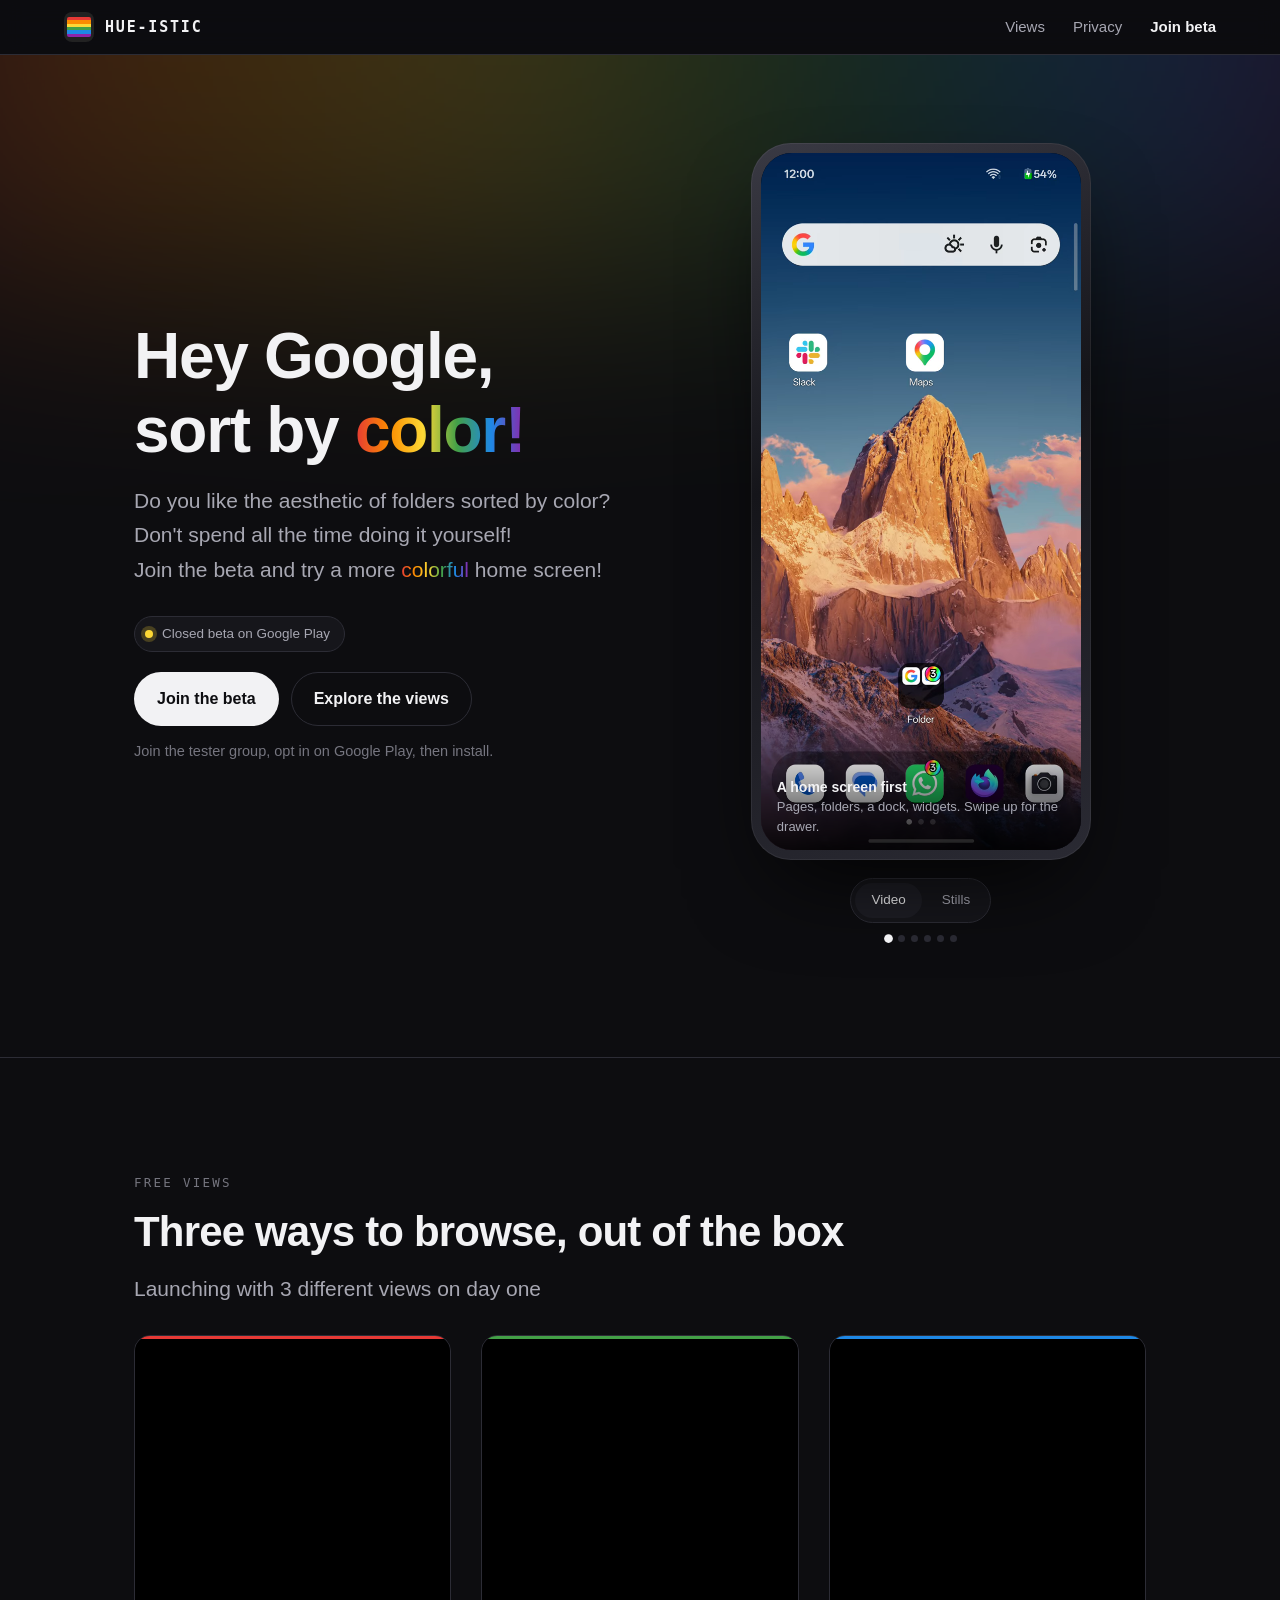
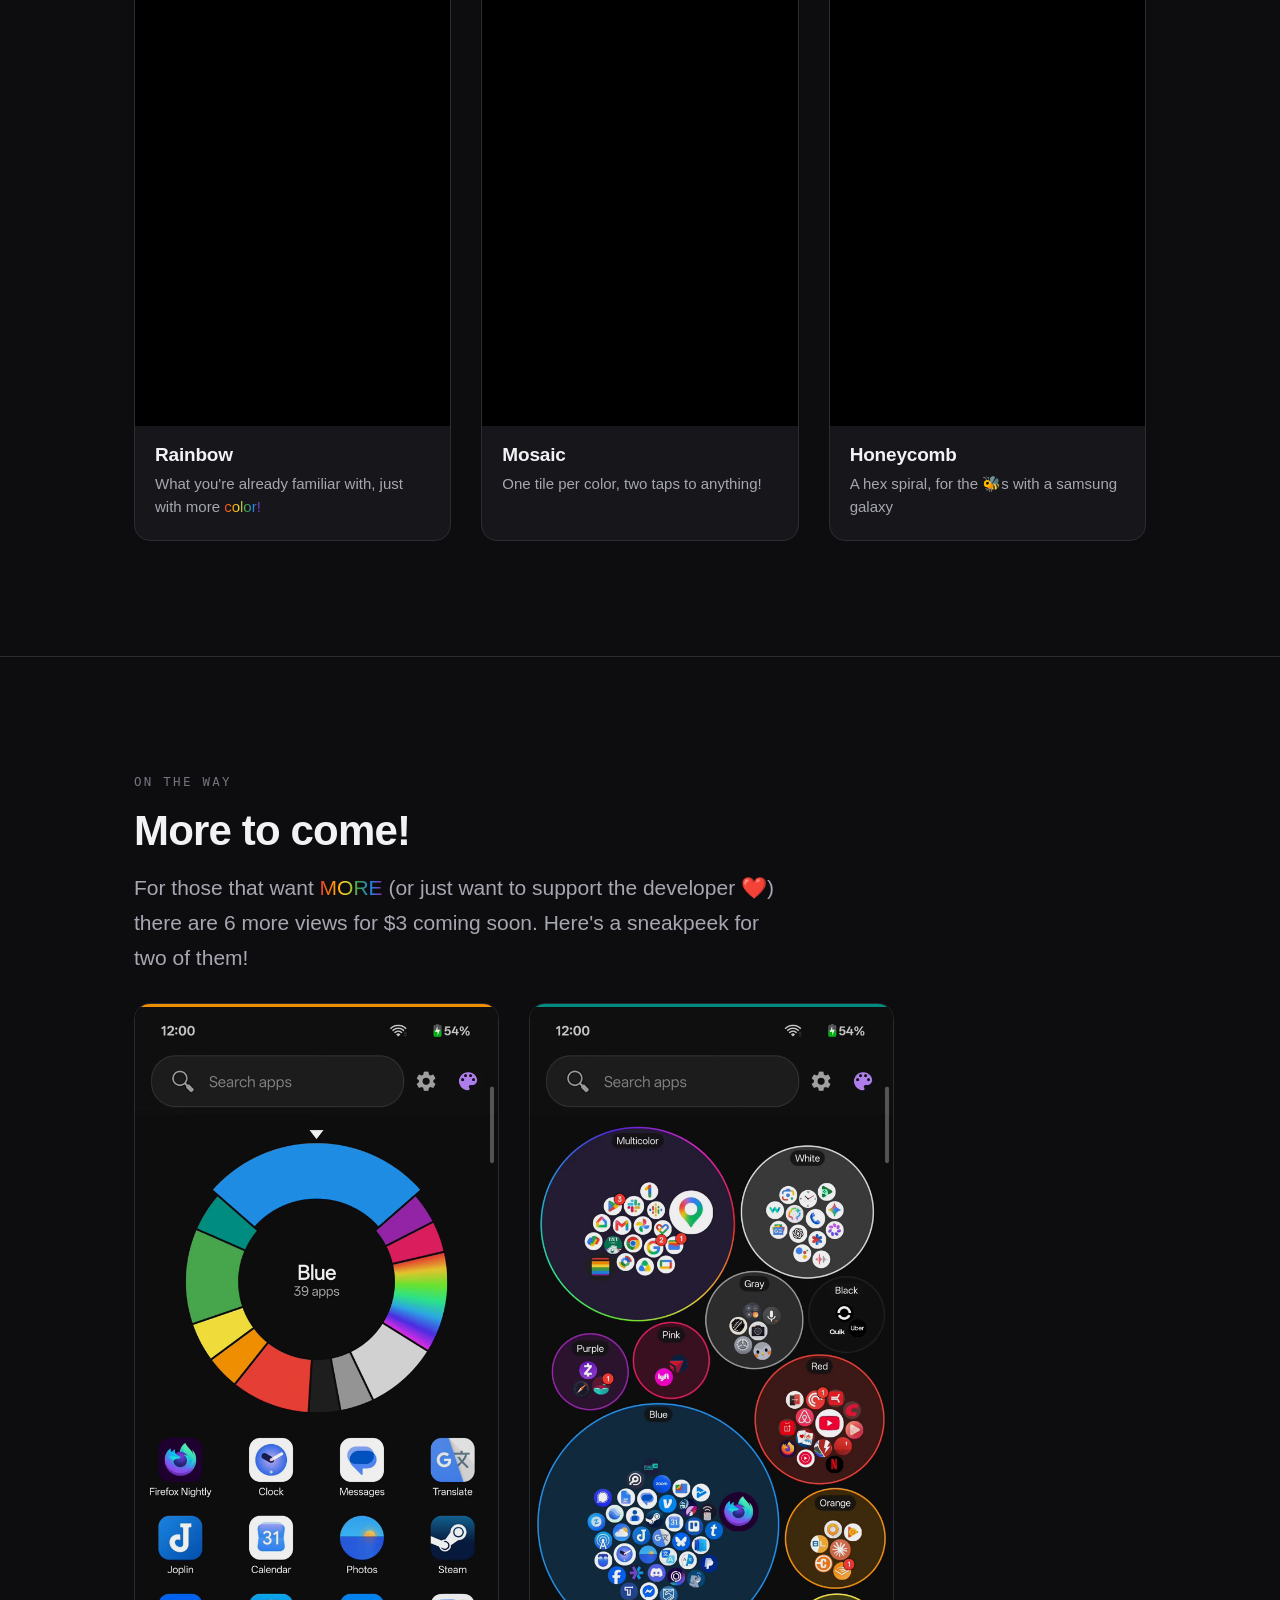
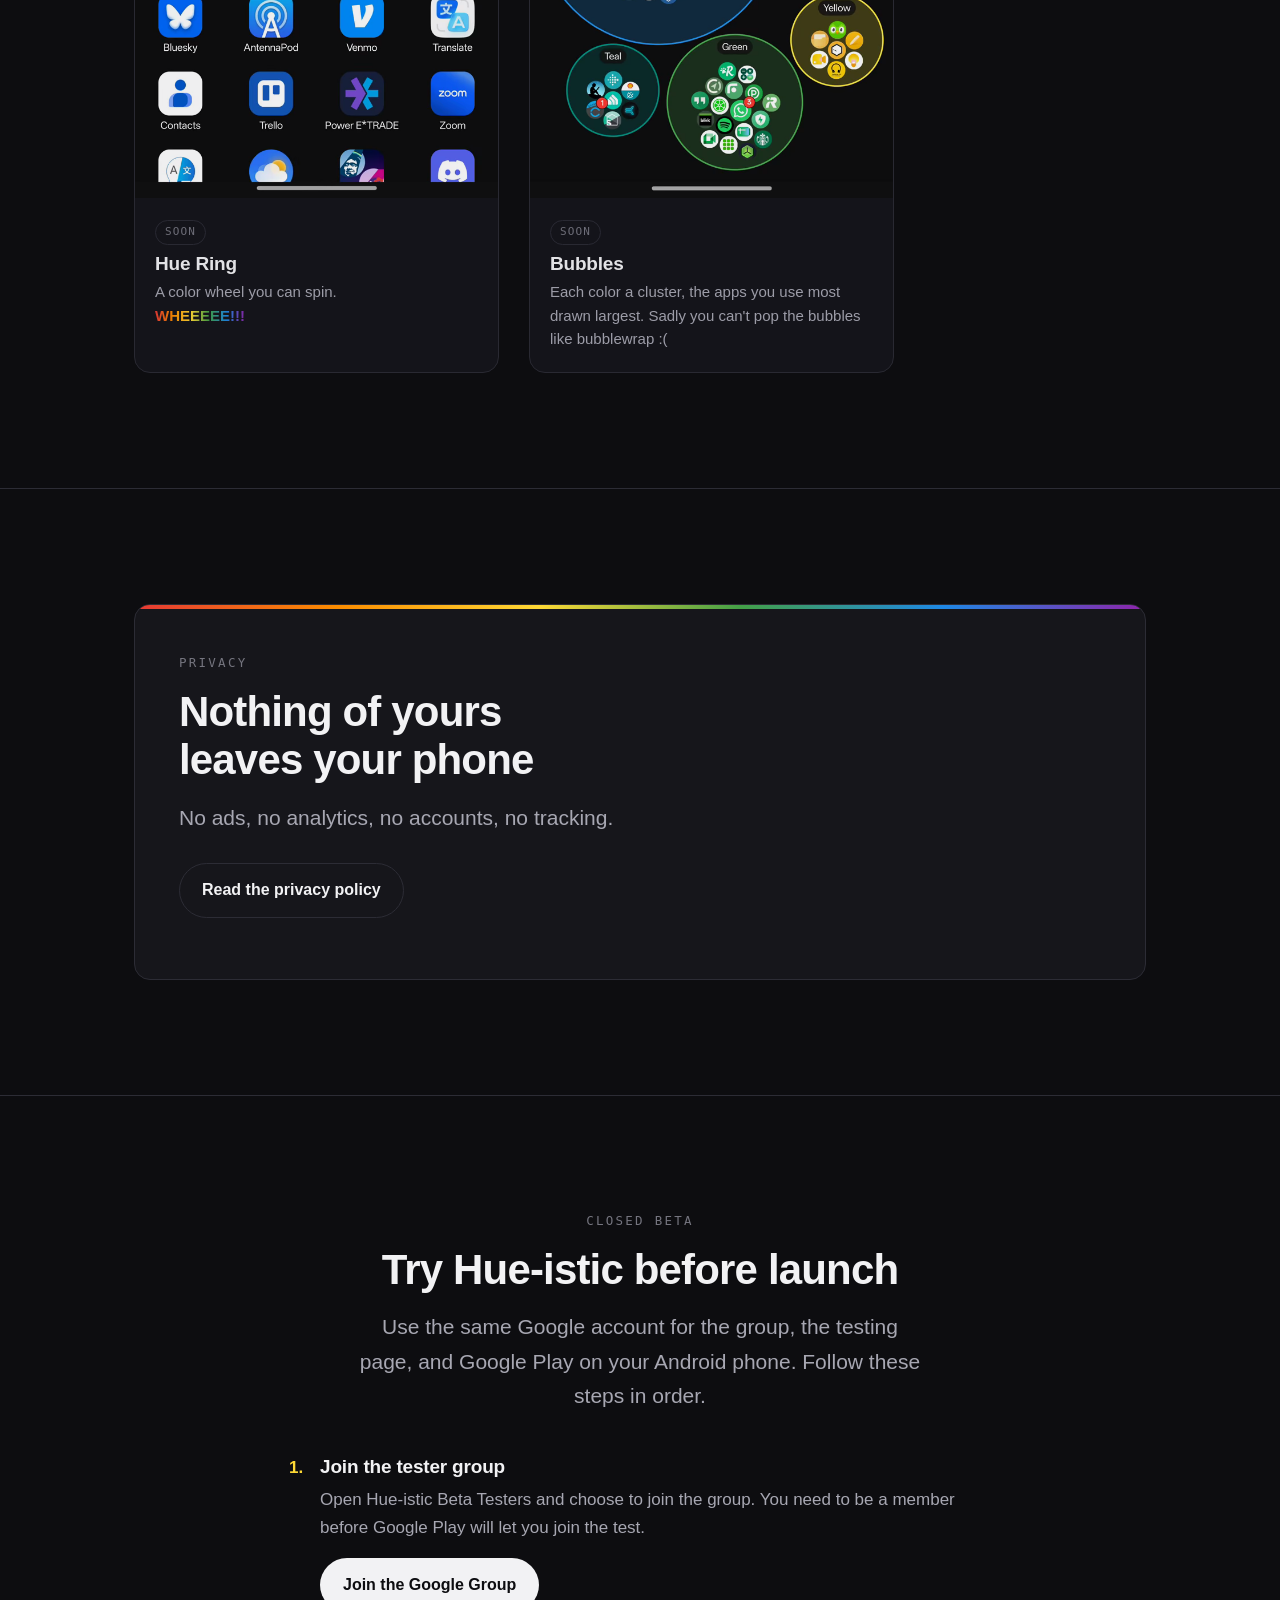
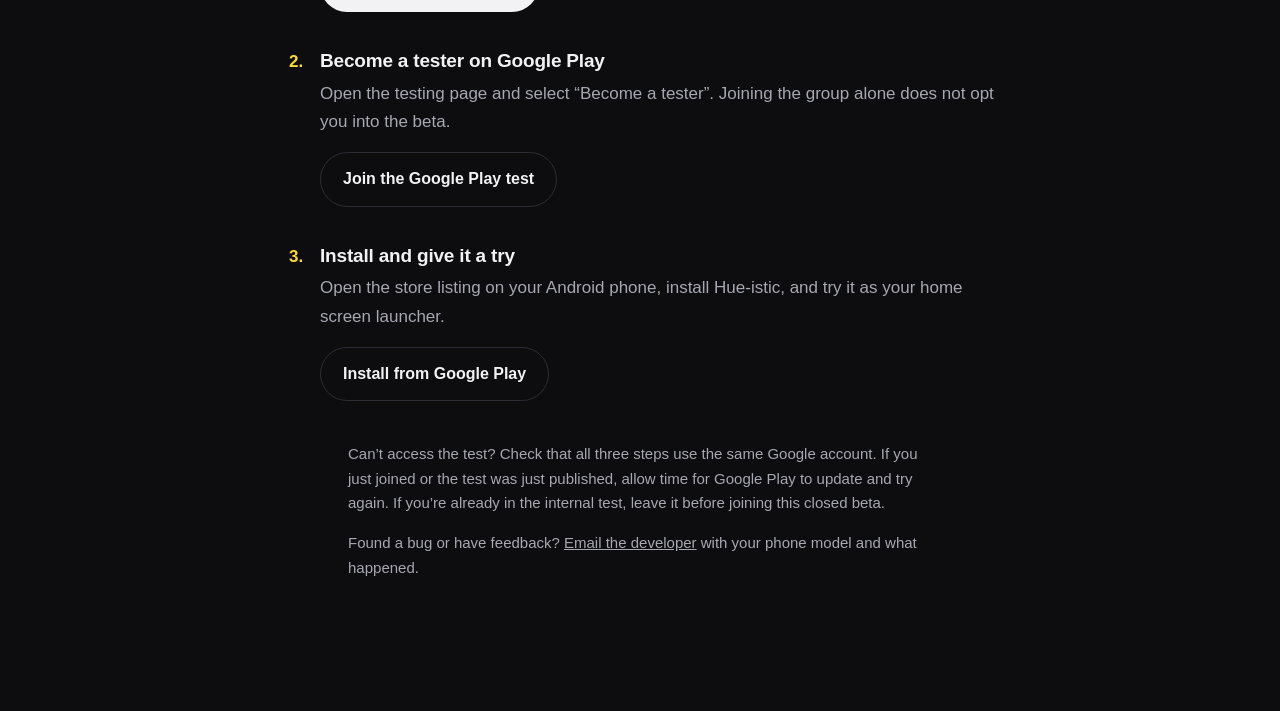
<file: index.html>
<!doctype html>
<html lang="en">
<head>
<meta charset="utf-8">
<meta name="viewport" content="width=device-width, initial-scale=1">
<title>Hue-istic &middot; a launcher that sorts your apps by color</title>
<meta name="description" content="Hue-istic is an Android home screen launcher that arranges your app drawer by icon color. Find apps the way you remember them. No ads, no analytics, no accounts — nothing of yours leaves your phone.">
<link rel="canonical" href="https://hueistic.com/">
<link rel="icon" href="assets/img/icon-32.png" sizes="32x32">
<link rel="apple-touch-icon" href="assets/img/icon-180.png">
<meta name="theme-color" content="#0d0d10">

<meta property="og:type" content="website">
<meta property="og:title" content="Hue-istic — a launcher that sorts your apps by color">
<meta property="og:description" content="An Android launcher that arranges your app drawer by icon color. Nine ways to look at the same apps.">
<meta property="og:url" content="https://hueistic.com/">
<meta property="og:image" content="https://hueistic.com/assets/img/og.png">
<meta name="twitter:card" content="summary_large_image">

<link rel="stylesheet" href="assets/css/site.css">
</head>
<body>
<a class="skip" href="#main">Skip to content</a>

<header class="bar">
  <a class="mark" href="./">
    <span class="mark-icon" aria-hidden="true"><i></i><i></i><i></i><i></i><i></i><i></i></span>
    <span class="mark-name">HUE-ISTIC</span>
  </a>
  <nav class="bar-nav" aria-label="Sections">
    <a href="#views">Views</a>
    <a href="#privacy">Privacy</a>
    <a href="#get" class="bar-cta">Join beta</a>
  </nav>
</header>

<main id="main">

<!-- ============================================================ hero -->
<section class="hero">
  <div class="wrap hero-grid">
    <div>
      <h1>Hey Google, sort by <span class="hue">color!</span></h1>
      <p class="lede">
      Do you like the aesthetic of folders sorted by color?<br>
      Don't spend all the time doing it yourself!<br>
      Join the beta and try a more <span class="hue">colorful</span> home screen!
      </p>

      <!-- ##RELEASE-STATE## Closed beta: keep the group → opt-in → install flow until public launch. -->
      <p class="status"><span class="dot" aria-hidden="true"></span> Closed beta on Google Play</p>
      <div class="cta-row">
        <a class="btn btn-primary" href="#get">Join the beta</a>
        <a class="btn btn-ghost" href="#views">Explore the views</a>
      </div>
      <p class="cta-note">Join the tester group, opt in on Google Play, then install.</p>
    </div>

    <!-- ============================================================ the reel -->
    <div>
      <div class="phone">
        <div class="phone-screen" id="reel">
          <!-- Video first in the DOM so it is the default when it exists. The stills below are
               not a fallback for a broken video — they are the second presentation of the same
               tour, and the switch under the frame chooses. reel.js hides whichever is off; with
               no JS the first still shows, captioned, and the page still makes its point. -->
          <video id="reel-video" hidden muted playsinline preload="none"
                 poster="assets/shots/home.webp" aria-label="A run through the Hue-istic drawer views"></video>

          <div id="reel-stills">
            <img class="reel-still on" data-clip="home" src="assets/shots/home.webp" srcset="assets/shots/home.webp 620w, assets/shots/home@2x.webp 1240w" sizes="340px" alt="The Hue-istic home screen: a wallpaper, one app icon, a dock and a search widget." data-cap="A home screen first" data-sub="Pages, folders, a dock, widgets. Swipe up for the drawer.">
            <img class="reel-still" data-clip="rainbow" src="assets/shots/rainbow.webp" srcset="assets/shots/rainbow.webp 620w, assets/shots/rainbow@2x.webp 1240w" sizes="340px" alt="The Rainbow view: apps in a grid under a RED section header, the background shading from red to orange." data-cap="Rainbow" data-sub="One list, scrolling red through violet." loading="lazy" decoding="async">
            <img class="reel-still" data-clip="mosaic" src="assets/shots/mosaic.webp" srcset="assets/shots/mosaic.webp 620w, assets/shots/mosaic@2x.webp 1240w" sizes="340px" alt="The Mosaic view: twelve colored tiles — red, orange, yellow, green, teal, blue, purple, pink, rainbow, white, gray, black — each packed with that color's app icons." data-cap="Mosaic" data-sub="One tile per color. Tap a tile for its apps." loading="lazy" decoding="async">
            <img class="reel-still" data-clip="honeycomb" src="assets/shots/honeycomb.webp" srcset="assets/shots/honeycomb.webp 620w, assets/shots/honeycomb@2x.webp 1240w" sizes="340px" alt="The Honeycomb view: a dense hex spiral of app icons on colored cells." data-cap="Honeycomb" data-sub="A hex spiral, the apps you use most at its center." loading="lazy" decoding="async">
            <img class="reel-still" data-clip="huering" src="assets/shots/huering.webp" srcset="assets/shots/huering.webp 620w, assets/shots/huering@2x.webp 1240w" sizes="340px" alt="The Hue Ring view: a segmented color wheel labelled Blue, 47 apps, with those apps listed beneath it." data-cap="Hue Ring" data-sub="Flick the wheel and it keeps going." loading="lazy" decoding="async">
            <img class="reel-still" data-clip="bubbles" src="assets/shots/bubbles.webp" srcset="assets/shots/bubbles.webp 620w, assets/shots/bubbles@2x.webp 1240w" sizes="340px" alt="The Bubbles view: circular clusters of app icons, one cluster per color, sized by how much each app is used." data-cap="Bubbles" data-sub="Type, and the clusters melt away around the matches." loading="lazy" decoding="async">
          </div>

          <div class="reel-caption" id="reel-caption" aria-live="polite">
            <b>A home screen first</b>
            <span>Pages, folders, a dock, widgets. Swipe up for the drawer.</span>
          </div>
        </div>
      </div>

      <div class="reel-switch" role="group" aria-label="How to show the tour" hidden id="reel-switch">
        <button type="button" data-mode="video" aria-pressed="false">Video</button>
        <button type="button" data-mode="stills" aria-pressed="true">Stills</button>
      </div>
      <div class="reel-dots" id="reel-dots" hidden></div>
    </div>
  </div>
</section>

<!-- ============================================================ the three free views -->
<section id="views">
  <div class="wrap">
    <p class="eyebrow">Free views</p>
    <h2>Three ways to browse, out of the box</h2>
    <p class="lede">Launching with 3 different views on day one</p>

    <div class="cards">
      <article class="card" style="--c: var(--s1)">
        <div class="card-shot">
          <video class="card-vid" poster="assets/shots/rainbow.webp" muted loop playsinline
                 preload="none" aria-label="The Rainbow view: apps in a grid beneath a RED section header.">
            <source src="assets/video/rainbow.webm" type="video/webm">
            <source src="assets/video/rainbow.mp4" type="video/mp4">
          </video>
        </div>
        <div class="card-body">
          <h3>Rainbow</h3>
          <p>What you're already familiar with, just with more <span class="hue">color!</span></p>
        </div>
      </article>

      <article class="card" style="--c: var(--s4)">
        <div class="card-shot">
          <video class="card-vid" poster="assets/shots/mosaic.webp" muted loop playsinline
                 preload="none" aria-label="The Mosaic view: twelve colored tiles, each packed with that color's app icons.">
            <source src="assets/video/mosaic.webm" type="video/webm">
            <source src="assets/video/mosaic.mp4" type="video/mp4">
          </video>
        </div>
        <div class="card-body">
          <h3>Mosaic</h3>
          <p>One tile per color, two taps to anything!</p>
        </div>
      </article>

      <article class="card" style="--c: var(--s5)">
        <div class="card-shot">
          <video class="card-vid" poster="assets/shots/honeycomb.webp" muted loop playsinline
                 preload="none" aria-label="The Honeycomb view: a dense hex spiral of app icons on colored cells.">
            <source src="assets/video/honeycomb.webm" type="video/webm">
            <source src="assets/video/honeycomb.mp4" type="video/mp4">
          </video>
        </div>
        <div class="card-body">
          <h3>Honeycomb</h3>
          <p>A hex spiral, for the 🐝s with a samsung galaxy</p>
        </div>
      </article>
    </div>
  </div>
</section>

<!-- ============================================================ the paid tier, honestly framed -->
<!-- Two of the six get cards and screenshots; the other four are named in a line and nothing
     more. They are the strongest of the set and a grid of six competing thumbnails sold none of
     them. The count stays honest in the copy: the tier really does contain six views and two
     badge extras, the in-app unlock page renders all of them, and a site implying two would
     surprise the person who buys it. -->
<section id="more">
  <div class="wrap">
    <p class="eyebrow">On the way</p>
    <h2>More to come!</h2>
    <p class="lede">
    For those that want <span class="hue">MORE</span> (or just want to support the developer ❤️) there are 6 more views for $3 coming soon. Here's a sneakpeek for two of them!</p>

    <div class="cards cards-2">
      <article class="card is-soon" style="--c: var(--orange)">
        <div class="card-shot">
          <video class="card-vid" poster="assets/shots/huering.webp" muted loop playsinline
                 preload="none" aria-label="The Hue Ring view: a segmented color wheel labelled Blue, 39 apps, with those apps listed beneath it.">
            <source src="assets/video/huering.webm" type="video/webm">
            <source src="assets/video/huering.mp4" type="video/mp4">
          </video>
        </div>
        <div class="card-body"><span class="tag">Soon</span><h3>Hue Ring</h3>
          <p>A color wheel you can spin. <br><span class="hue"><b>WHEEEEE!!!</b></span></p></div>
      </article>

      <article class="card is-soon" style="--c: var(--teal)">
        <div class="card-shot">
          <video class="card-vid" poster="assets/shots/bubbles.webp" muted loop playsinline
                 preload="none" aria-label="The Bubbles view: circular clusters of app icons, one cluster per color, each app sized by how much it is used.">
            <source src="assets/video/bubbles.webm" type="video/webm">
            <source src="assets/video/bubbles.mp4" type="video/mp4">
          </video>
        </div>
        <div class="card-body"><span class="tag">Soon</span><h3>Bubbles</h3>
          <p>Each color a cluster, the apps you use most drawn largest. Sadly you can't pop the bubbles like bubblewrap :(</p></div>
      </article>
    </div>
    <!-- TODO add the prism badges & shimmer sweep when it can be bought -->
  </div>
</section>

<!-- ============================================================ privacy -->
<section id="privacy">
  <div class="wrap">
    <div class="privacy-panel">
      <div class="stripe" aria-hidden="true"></div>
      <div class="privacy-inner">
        <p class="eyebrow">Privacy</p>
        <h2>Nothing of yours leaves your phone</h2>
        <p class="lede">
          No ads, no analytics, no accounts, no tracking.        </p>
        <p><a class="btn btn-ghost" href="privacy">Read the privacy policy</a></p>
      </div>
    </div>
  </div>
</section>

<!-- ============================================================ closed testing -->
<section class="close-cta" id="get" aria-labelledby="beta-title">
  <div class="wrap">
    <p class="eyebrow">Closed beta</p>
    <h2 id="beta-title">Try Hue-istic before launch</h2>
    <p class="lede">Use the same Google account for the group, the testing page, and Google Play on your Android phone. Follow these steps in order.</p>
    <!-- ##RELEASE-STATE## Replace the beta steps with the store link when public launch is ready. -->
    <ol class="beta-steps">
      <li>
        <h3>Join the tester group</h3>
        <p>Open Hue-istic Beta Testers and choose to join the group. You need to be a member before Google Play will let you join the test.</p>
        <a class="btn btn-primary" href="https://groups.google.com/g/hueistic-beta-testers">Join the Google Group</a>
      </li>
      <li>
        <h3>Become a tester on Google Play</h3>
        <p>Open the testing page and select &ldquo;Become a tester&rdquo;. Joining the group alone does not opt you into the beta.</p>
        <a class="btn btn-ghost" href="https://play.google.com/apps/testing/com.hueistic.launcher">Join the Google Play test</a>
      </li>
      <li>
        <h3>Install and give it a try</h3>
        <p>Open the store listing on your Android phone, install Hue-istic, and try it as your home screen launcher.</p>
        <a class="btn btn-ghost" href="https://play.google.com/store/apps/details?id=com.hueistic.launcher">Install from Google Play</a>
      </li>
    </ol>
    <p class="beta-help">Can&rsquo;t access the test? Check that all three steps use the same Google account. If you just joined or the test was just published, allow time for Google Play to update and try again. If you&rsquo;re already in the internal test, leave it before joining this closed beta.</p>
    <p class="beta-help">Found a bug or have feedback? <a href="mailto:placeybordeaux@gmail.com?subject=Hue-istic%20beta%20feedback">Email the developer</a> with your phone model and what happened.</p>
  </div>
</section>

</main>

<script src="assets/js/reel.js" defer></script>
</body>
</html>
</file>
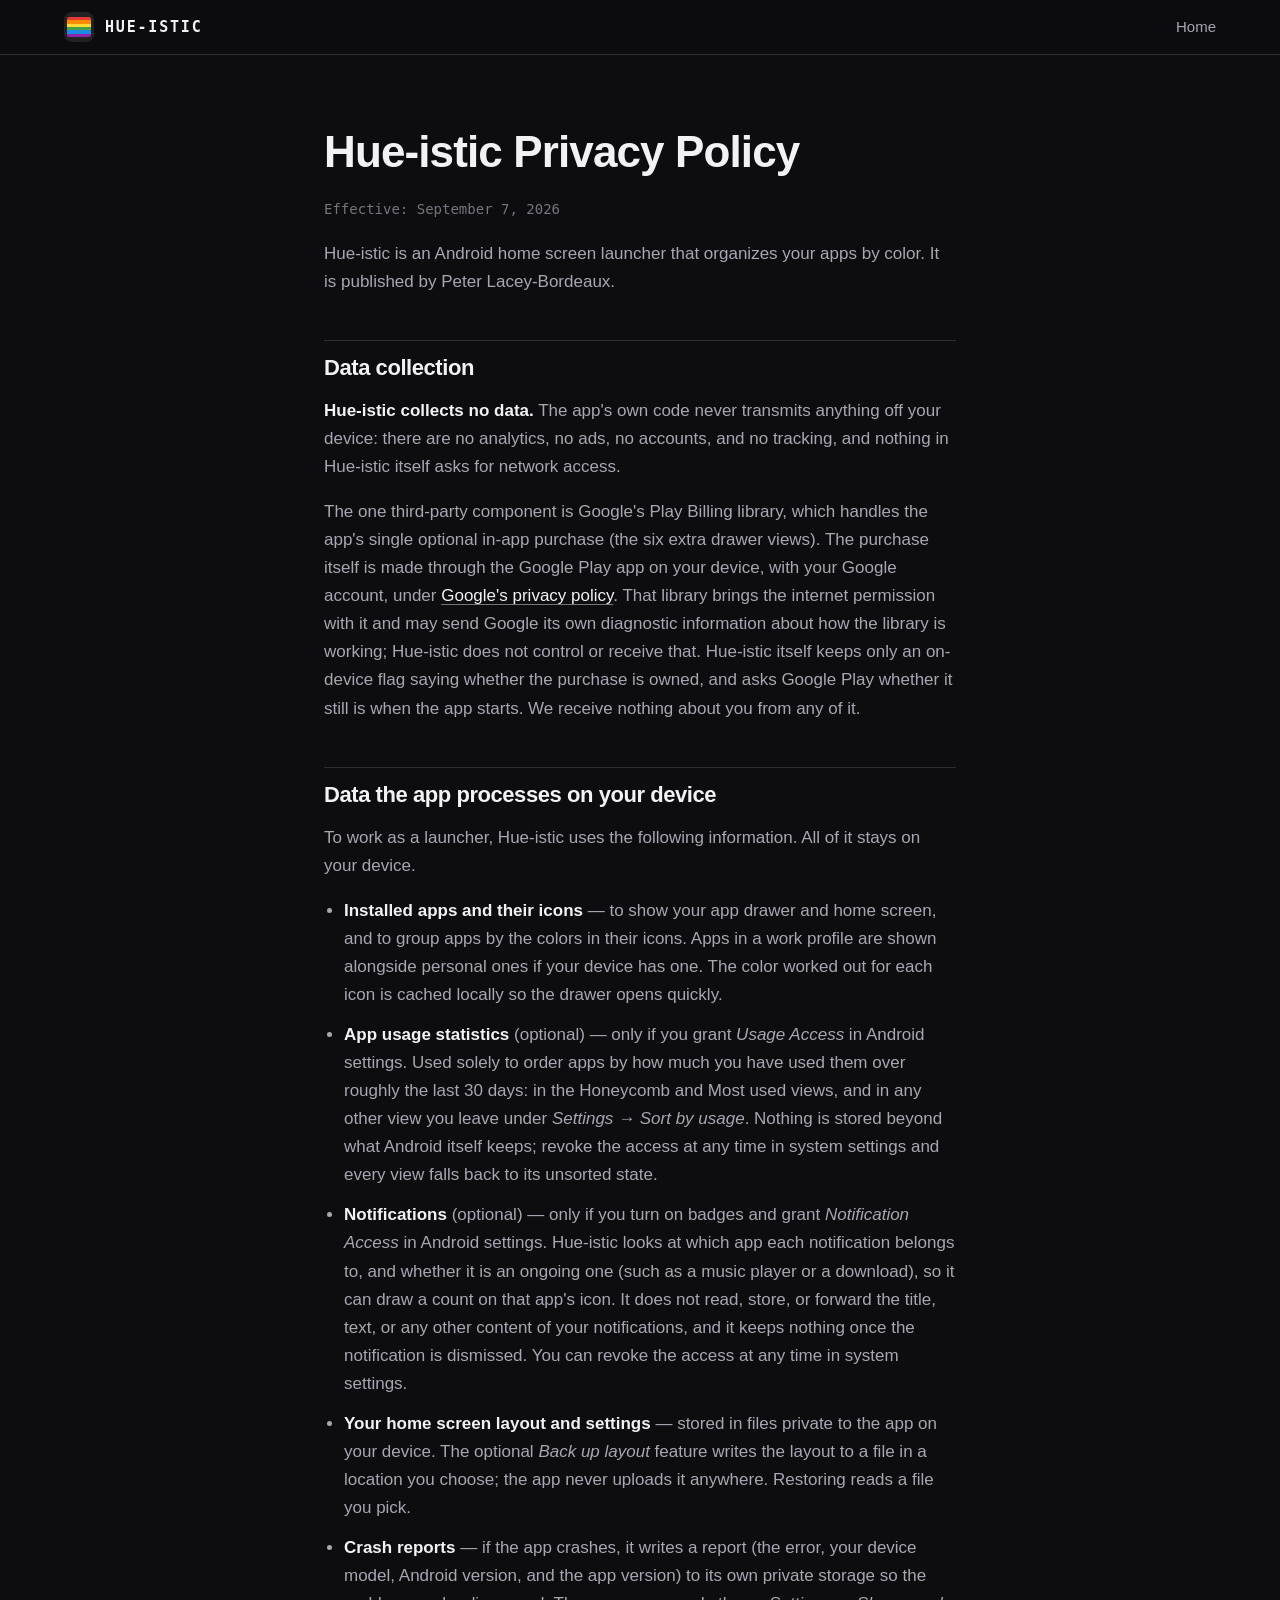
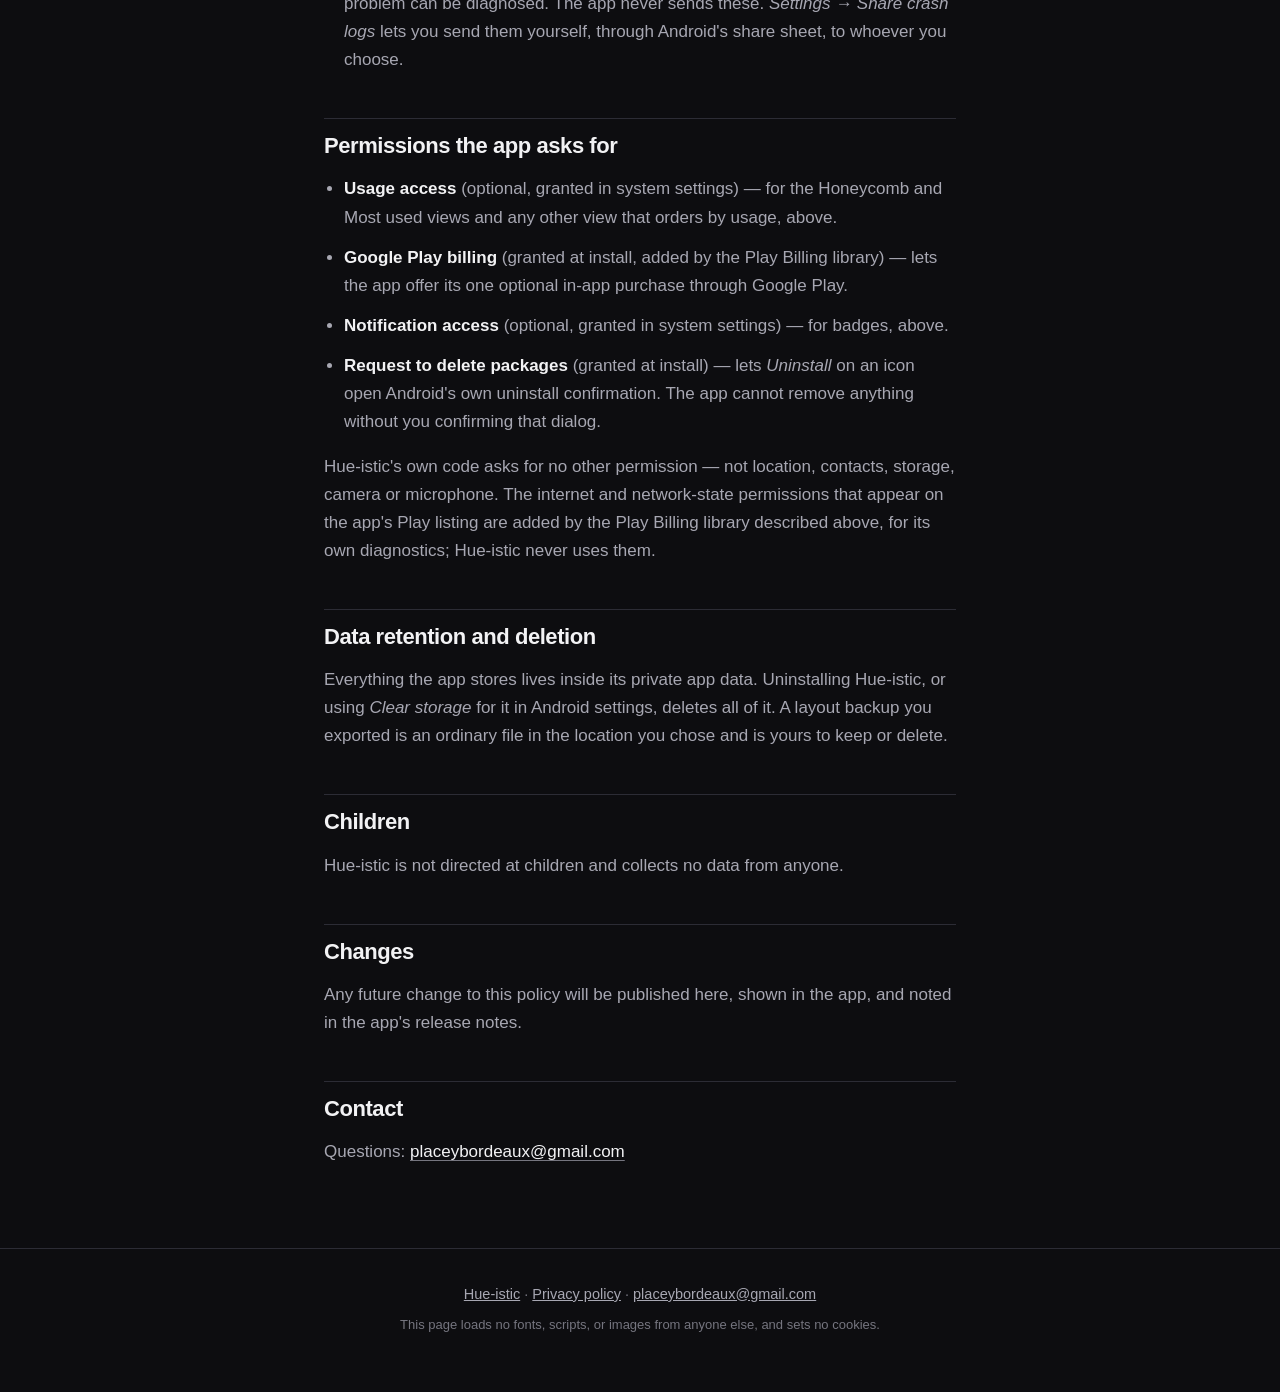
<file: privacy.html>
<!doctype html>
<html lang="en">
<head>
<meta charset="utf-8">
<meta name="viewport" content="width=device-width, initial-scale=1">
<title>Privacy Policy · Hue-istic</title>
<meta name="description" content="Hue-istic collects no data. The full privacy policy for the Hue-istic Android launcher.">
<link rel="icon" href="assets/img/icon-32.png" sizes="32x32">
<link rel="apple-touch-icon" href="assets/img/icon-180.png">
<link rel="stylesheet" href="assets/css/site.css">
</head>
<body class="page-doc">
<a class="skip" href="#doc">Skip to the policy</a>
<header class="bar">
  <a class="mark" href="./">
    <span class="mark-icon" aria-hidden="true"><i></i><i></i><i></i><i></i><i></i><i></i></span>
    <span class="mark-name">HUE-ISTIC</span>
  </a>
  <nav class="bar-nav"><a href="./">Home</a></nav>
</header>

<main id="doc" class="doc">
<h1>Hue-istic Privacy Policy</h1>
<p><em>Effective: September 7, 2026</em></p>
<p>Hue-istic is an Android home screen launcher that organizes your apps by color. It is published by Peter Lacey-Bordeaux.</p>
<h2 id="data-collection">Data collection</h2>
<p><strong>Hue-istic collects no data.</strong> The app's own code never transmits anything off your device: there are no analytics, no ads, no accounts, and no tracking, and nothing in Hue-istic itself asks for network access.</p>
<p>The one third-party component is Google's Play Billing library, which handles the app's single optional in-app purchase (the six extra drawer views). The purchase itself is made through the Google Play app on your device, with your Google account, under <a href="https://policies.google.com/privacy" rel="noopener">Google's privacy policy</a>. That library brings the internet permission with it and may send Google its own diagnostic information about how the library is working; Hue-istic does not control or receive that. Hue-istic itself keeps only an on-device flag saying whether the purchase is owned, and asks Google Play whether it still is when the app starts. We receive nothing about you from any of it.</p>
<h2 id="data-the-app-processes-on-your-device">Data the app processes on your device</h2>
<p>To work as a launcher, Hue-istic uses the following information. All of it stays on your device.</p>
<ul><li><strong>Installed apps and their icons</strong> — to show your app drawer and home screen, and to group apps by the colors in their icons. Apps in a work profile are shown alongside personal ones if your device has one. The color worked out for each icon is cached locally so the drawer opens quickly.</li><li><strong>App usage statistics</strong> (optional) — only if you grant <em>Usage Access</em> in Android settings. Used solely to order apps by how much you have used them over roughly the last 30 days: in the Honeycomb and Most used views, and in any other view you leave under <em>Settings → Sort by usage</em>. Nothing is stored beyond what Android itself keeps; revoke the access at any time in system settings and every view falls back to its unsorted state.</li><li><strong>Notifications</strong> (optional) — only if you turn on badges and grant <em>Notification Access</em> in Android settings. Hue-istic looks at which app each notification belongs to, and whether it is an ongoing one (such as a music player or a download), so it can draw a count on that app's icon. It does not read, store, or forward the title, text, or any other content of your notifications, and it keeps nothing once the notification is dismissed. You can revoke the access at any time in system settings.</li><li><strong>Your home screen layout and settings</strong> — stored in files private to the app on your device. The optional <em>Back up layout</em> feature writes the layout to a file in a location you choose; the app never uploads it anywhere. Restoring reads a file you pick.</li><li><strong>Crash reports</strong> — if the app crashes, it writes a report (the error, your device model, Android version, and the app version) to its own private storage so the problem can be diagnosed. The app never sends these. <em>Settings → Share crash logs</em> lets you send them yourself, through Android's share sheet, to whoever you choose.</li></ul>
<h2 id="permissions-the-app-asks-for">Permissions the app asks for</h2>
<ul><li><strong>Usage access</strong> (optional, granted in system settings) — for the Honeycomb and Most used views and any other view that orders by usage, above.</li><li><strong>Google Play billing</strong> (granted at install, added by the Play Billing library) — lets the app offer its one optional in-app purchase through Google Play.</li><li><strong>Notification access</strong> (optional, granted in system settings) — for badges, above.</li><li><strong>Request to delete packages</strong> (granted at install) — lets <em>Uninstall</em> on an icon open Android's own uninstall confirmation. The app cannot remove anything without you confirming that dialog.</li></ul>
<p>Hue-istic's own code asks for no other permission — not location, contacts, storage, camera or microphone. The internet and network-state permissions that appear on the app's Play listing are added by the Play Billing library described above, for its own diagnostics; Hue-istic never uses them.</p>
<h2 id="data-retention-and-deletion">Data retention and deletion</h2>
<p>Everything the app stores lives inside its private app data. Uninstalling Hue-istic, or using <em>Clear storage</em> for it in Android settings, deletes all of it. A layout backup you exported is an ordinary file in the location you chose and is yours to keep or delete.</p>
<h2 id="children">Children</h2>
<p>Hue-istic is not directed at children and collects no data from anyone.</p>
<h2 id="changes">Changes</h2>
<p>Any future change to this policy will be published here, shown in the app, and noted in the app's release notes.</p>
<h2 id="contact">Contact</h2>
<p>Questions: <a href="mailto:placeybordeaux@gmail.com">placeybordeaux@gmail.com</a></p>
</main>

<footer class="foot">
  <p><a href="./">Hue-istic</a> &middot; <a href="privacy">Privacy policy</a> &middot;
     <a href="mailto:placeybordeaux@gmail.com">placeybordeaux@gmail.com</a></p>
  <p class="foot-fine">This page loads no fonts, scripts, or images from anyone else, and sets no cookies.</p>
</footer>
</body>
</html>
</file>
<file: assets/css/site.css>
/* Hue-istic — hueistic-site
 *
 * Self-contained on purpose. The app's pitch is that nothing of yours leaves your phone; a
 * marketing page for it that pulls a webfont from Google and a script from a CDN would be
 * making the opposite argument in the one place a sceptical reader looks first. So: system
 * fonts, no CDN, no analytics, no cookies. Every color below comes from the app itself —
 * ColorUtils.colorGroupAccent for the lanes, ic_launcher_foreground.xml for the stripes.
 */

:root {
  /* The lanes, from ColorUtils.colorGroupAccent. */
  --red: #f44336;
  --orange: #ff9800;
  --yellow: #ffeb3b;
  --green: #4caf50;
  --teal: #009688;
  --blue: #2196f3;
  --purple: #9c27b0;
  --pink: #e91e63;

  /* The icon's six stripes, which are a shade deeper than the lanes. */
  --s1: #e53935;
  --s2: #fb8c00;
  --s3: #fdd835;
  --s4: #43a047;
  --s5: #1e88e5;
  --s6: #8e24aa;

  --ink: #0d0d10;
  --ink-2: #16161b;
  --ink-3: #1e1e25;
  --line: #2c2c35;
  --text: #f2f2f4;
  --dim: #a7a7b2;
  --dimmer: #75757f;

  --rainbow: linear-gradient(90deg, var(--s1), var(--s2), var(--s3), var(--s4), var(--s5), var(--s6));
  --mono: ui-monospace, "SF Mono", "Cascadia Mono", "DejaVu Sans Mono", Menlo, Consolas, monospace;
  --sans: -apple-system, BlinkMacSystemFont, "Segoe UI", Roboto, "Helvetica Neue", Arial, sans-serif;

  --pad: clamp(20px, 5vw, 64px);
  --radius: 16px;
}

*, *::before, *::after { box-sizing: border-box; }

/* .reel-switch and .reel-dots are display:flex AND start with the `hidden` attribute, which JS
   removes only once it knows there is something to show. A class rule beats the UA sheet's
   [hidden]{display:none}, so without this both flashed on screen before the script ran — and
   the Video button stayed visible on a site with no recording. */
[hidden] { display: none !important; }

html { scroll-behavior: smooth; }
@media (prefers-reduced-motion: reduce) { html { scroll-behavior: auto; } }

body {
  margin: 0;
  background: var(--ink);
  color: var(--text);
  font-family: var(--sans);
  font-size: 17px;
  line-height: 1.65;
  -webkit-font-smoothing: antialiased;
}

a { color: inherit; }
img { max-width: 100%; display: block; }

.skip {
  position: absolute; left: -9999px; top: 0; z-index: 99;
  background: var(--text); color: var(--ink); padding: 10px 16px; border-radius: 0 0 8px 0;
}
.skip:focus { left: 0; }

:focus-visible { outline: 2px solid var(--s5); outline-offset: 3px; border-radius: 4px; }

/* ---------------------------------------------------------------- wordmark + top bar */

.bar {
  position: sticky; top: 0; z-index: 20;
  display: flex; align-items: center; justify-content: space-between; gap: 16px;
  padding: 12px var(--pad);
  background: color-mix(in srgb, var(--ink) 82%, transparent);
  backdrop-filter: saturate(140%) blur(12px);
  border-bottom: 1px solid var(--line);
}

.mark { display: inline-flex; align-items: center; gap: 11px; text-decoration: none; }

/* The app icon, rebuilt in six divs rather than shipped as an image: it is six stripes on a
   rounded dark square, it stays crisp at any size, and the bar costs no request. */
.mark-icon {
  width: 30px; height: 30px; border-radius: 8px; background: #222;
  padding: 5px 3px; display: grid; gap: 0; overflow: hidden; flex: none;
}
.mark-icon i { display: block; }
.mark-icon i:nth-child(1) { background: var(--s1); border-radius: 2px 2px 0 0; }
.mark-icon i:nth-child(2) { background: var(--s2); }
.mark-icon i:nth-child(3) { background: var(--s3); }
.mark-icon i:nth-child(4) { background: var(--s4); }
.mark-icon i:nth-child(5) { background: var(--s5); }
.mark-icon i:nth-child(6) { background: var(--s6); border-radius: 0 0 2px 2px; }

.mark-name { font-family: var(--mono); font-weight: 600; letter-spacing: 0.12em; font-size: 15px; }

.bar-nav { display: flex; gap: clamp(12px, 2.5vw, 28px); font-size: 15px; }
.bar-nav a { color: var(--dim); text-decoration: none; }
.bar-nav a:hover { color: var(--text); }
.bar-nav .bar-cta { color: var(--text); font-weight: 600; }
@media (max-width: 560px) { .bar-nav .hide-s { display: none; } }

/* ---------------------------------------------------------------- layout */

.wrap { max-width: 1140px; margin: 0 auto; padding-inline: var(--pad); }

section { padding-block: clamp(56px, 9vw, 116px); }
section + section { border-top: 1px solid var(--line); }

.eyebrow {
  font-family: var(--mono); font-size: 12.5px; letter-spacing: 0.18em; text-transform: uppercase;
  color: var(--dimmer); margin: 0 0 14px;
}

h1, h2, h3 { line-height: 1.15; letter-spacing: -0.02em; margin: 0 0 16px; }
h1 { font-size: clamp(34px, 6.2vw, 64px); font-weight: 800; text-wrap: balance; }
h2 { font-size: clamp(26px, 3.8vw, 42px); font-weight: 750; text-wrap: balance; }
h3 { font-size: 19px; font-weight: 650; letter-spacing: -0.01em; }

.lede { font-size: clamp(17px, 2vw, 21px); color: var(--dim); max-width: 56ch; margin: 0 0 28px; }

/* ---------------------------------------------------------------- hero */

.hero { padding-top: clamp(40px, 7vw, 88px); position: relative; overflow: hidden; }
/* A wash of the six stripes behind the headline, heavily blurred — the page's one piece of
   ornament, and it is the product's own palette rather than a stock gradient. */
.hero::before {
  content: ""; position: absolute; inset: -40% -10% auto; height: 620px; z-index: 0;
  background: var(--rainbow); filter: blur(120px); opacity: 0.20; pointer-events: none;
}
.hero .wrap { position: relative; z-index: 1; }

.hero-grid {
  display: grid; gap: clamp(32px, 5vw, 64px); align-items: center;
  grid-template-columns: minmax(0, 1.05fr) minmax(0, 0.95fr);
}
@media (max-width: 880px) { .hero-grid { grid-template-columns: 1fr; } }

.hue {
  background: var(--rainbow); -webkit-background-clip: text; background-clip: text; color: transparent;
}

.cta-row { display: flex; flex-wrap: wrap; gap: 12px; align-items: center; }

.btn {
  display: inline-flex; align-items: center; gap: 9px;
  padding: 13px 22px; border-radius: 999px; border: 1px solid transparent;
  font: inherit; font-weight: 650; font-size: 16px; text-decoration: none; cursor: pointer;
  transition: transform 0.12s ease, background 0.15s ease, border-color 0.15s ease;
}
.btn:active { transform: translateY(1px); }
.btn-primary { background: var(--text); color: var(--ink); }
.btn-primary:hover { background: #fff; }
.btn-ghost { border-color: var(--line); color: var(--text); background: transparent; }
.btn-ghost:hover { border-color: var(--dimmer); background: var(--ink-2); }

.cta-note { font-size: 14.5px; color: var(--dimmer); margin: 14px 0 0; max-width: 46ch; }

/* The status line above the buttons — honest about where the app actually is. */
.status {
  display: inline-flex; align-items: center; gap: 9px; margin: 0 0 20px;
  padding: 6px 14px 6px 10px; border: 1px solid var(--line); border-radius: 999px;
  font-size: 13.5px; color: var(--dim); background: var(--ink-2);
}
.status .dot {
  width: 8px; height: 8px; border-radius: 50%; background: var(--s3); flex: none;
  box-shadow: 0 0 0 4px color-mix(in srgb, var(--s3) 22%, transparent);
}

/* ---------------------------------------------------------------- phone frame + reel */

.phone {
  --bezel: 10px;
  position: relative; margin: 0 auto; width: min(340px, 78vw);
  border-radius: 40px; padding: var(--bezel);
  background: linear-gradient(160deg, #3a3a44, #15151a 42%, #2a2a33);
  box-shadow: 0 40px 90px -30px rgba(0, 0, 0, 0.9), 0 0 0 1px rgba(255, 255, 255, 0.06) inset;
}
.phone-screen {
  position: relative; border-radius: 31px; overflow: hidden; background: #000;
  aspect-ratio: 1272 / 2772;
}
.phone-screen > img, .phone-screen > video {
  position: absolute; inset: 0; width: 100%; height: 100%; object-fit: cover; display: block;
}

/* Stills mode: every frame stacked, one visible at a time. Opacity rather than display so the
   crossfade has something to animate and the images are all decoded up front.

   The outgoing frame is held at full opacity underneath the incoming one (`.prev`) rather than
   faded out alongside it. Two images crossing at 50% each over a black backdrop dip visibly
   dark at the midpoint — on a phone frame that reads as the screen blinking off. Holding the
   old one until the new has arrived makes it a true dissolve. */
.reel-still { opacity: 0; transition: opacity 420ms ease; }
.reel-still.prev { opacity: 1; z-index: 1; transition: none; }
.reel-still.on { opacity: 1; z-index: 2; }
@media (prefers-reduced-motion: reduce) { .reel-still { transition: none; } }

.reel-caption {
  position: absolute; left: 0; right: 0; bottom: 0; z-index: 3;
  padding: 40px 16px 14px;
  background: linear-gradient(to top, rgba(0, 0, 0, 0.86), transparent);
  font-size: 14px; line-height: 1.4;
}
.reel-caption b { display: block; font-weight: 650; }
.reel-caption span { color: var(--dim); font-size: 13px; }

/* The mode switch under the frame. Two genuinely different presentations of the same tour —
   a recorded run of the app, and the stills with captions — because which one sells it better
   is a question best answered by watching both. */
.reel-switch {
  display: flex; gap: 4px; margin: 18px auto 0; width: max-content;
  padding: 4px; border: 1px solid var(--line); border-radius: 999px; background: var(--ink-2);
}
.reel-switch button {
  font: inherit; font-size: 13.5px; padding: 6px 16px; border-radius: 999px;
  border: 0; background: transparent; color: var(--dim); cursor: pointer;
}
.reel-switch button[aria-pressed="true"] { background: var(--ink-3); color: var(--text); }
.reel-switch button:disabled { opacity: 0.35; cursor: not-allowed; }

.reel-dots { display: flex; gap: 6px; justify-content: center; margin-top: 12px; }
.reel-dots button {
  width: 7px; height: 7px; padding: 0; border: 0; border-radius: 50%; cursor: pointer;
  background: var(--line); transition: background 0.2s ease, transform 0.2s ease;
}
.reel-dots button[aria-current="true"] { background: var(--text); transform: scale(1.25); }

/* ---------------------------------------------------------------- view cards */

.cards { display: grid; gap: clamp(18px, 2.6vw, 30px); grid-template-columns: repeat(3, minmax(0, 1fr)); }
@media (max-width: 900px) { .cards { grid-template-columns: repeat(2, minmax(0, 1fr)); } }
@media (max-width: 580px) { .cards { grid-template-columns: 1fr; } }

/* Two featured cards rather than three across, so the pair that carries the paid tier is shown
   at a size worth looking at instead of competing in a grid of six thumbnails. */
.cards-2 { grid-template-columns: repeat(2, minmax(0, 1fr)); max-width: 760px; }
@media (max-width: 580px) { .cards-2 { grid-template-columns: 1fr; } }

.card {
  background: var(--ink-2); border: 1px solid var(--line); border-radius: var(--radius);
  overflow: hidden; display: flex; flex-direction: column;
}
.card-shot { background: #000; aspect-ratio: 1272 / 2772; overflow: hidden; }
.card-shot img,
.card-shot .card-vid { width: 100%; height: 100%; object-fit: cover; object-position: top; display: block; }
.card-body { padding: 18px 20px 22px; }
.card-body h3 { margin-bottom: 6px; }
.card-body p { margin: 0; color: var(--dim); font-size: 15px; line-height: 1.55; }

/* The lane stripe along the top of each card, so the grid itself reads as a spectrum. */
.card::before { content: ""; display: block; height: 3px; background: var(--c, var(--line)); }
.card.is-soon { opacity: 0.94; }
.card .tag {
  display: inline-block; margin-bottom: 8px; padding: 2px 9px; border-radius: 999px;
  font-family: var(--mono); font-size: 11px; letter-spacing: 0.1em; text-transform: uppercase;
  border: 1px solid var(--line); color: var(--dimmer);
}

/* ---------------------------------------------------------------- split feature block */

.split { display: grid; gap: clamp(28px, 5vw, 64px); align-items: center; grid-template-columns: 1fr 1fr; }
@media (max-width: 880px) { .split { grid-template-columns: 1fr; } }
.split.flip > :first-child { order: 2; }
@media (max-width: 880px) { .split.flip > :first-child { order: 0; } }

.ticks { list-style: none; margin: 0; padding: 0; display: grid; gap: 13px; }
.ticks li { padding-left: 30px; position: relative; color: var(--dim); font-size: 16px; }
.ticks li::before {
  content: ""; position: absolute; left: 0; top: 0.6em;
  width: 14px; height: 3px; border-radius: 2px; background: var(--c, var(--s5));
}
.ticks li b { color: var(--text); font-weight: 600; }
.ticks li:nth-child(6n+1) { --c: var(--s1); }
.ticks li:nth-child(6n+2) { --c: var(--s2); }
.ticks li:nth-child(6n+3) { --c: var(--s3); }
.ticks li:nth-child(6n+4) { --c: var(--s4); }
.ticks li:nth-child(6n+5) { --c: var(--s5); }
.ticks li:nth-child(6n+6) { --c: var(--s6); }

/* ---------------------------------------------------------------- privacy panel */

.privacy-panel {
  border: 1px solid var(--line); border-radius: var(--radius); overflow: hidden; background: var(--ink-2);
}
.privacy-panel > .stripe { height: 4px; background: var(--rainbow); }
.privacy-inner { padding: clamp(26px, 4vw, 44px); }
.privacy-inner h2 { max-width: 20ch; }

.fineprint { margin-top: 26px; padding-top: 20px; border-top: 1px solid var(--line); color: var(--dimmer); font-size: 14.5px; }
.fineprint a { color: var(--dim); }

/* ---------------------------------------------------------------- closing CTA */

.close-cta { text-align: center; }
.close-cta .wrap > * { margin-inline: auto; }
.close-cta .lede { max-width: 48ch; }
.close-cta .cta-row { justify-content: center; }
.close-cta .cta-note { margin-inline: auto; }

/* ---------------------------------------------------------------- footer */

.foot {
  border-top: 1px solid var(--line); padding: 34px var(--pad) 48px;
  color: var(--dimmer); font-size: 14.5px; text-align: center;
}
.foot p { margin: 0 0 8px; }
.foot a { color: var(--dim); }
.foot-fine { font-size: 13px; }

/* ---------------------------------------------------------------- the policy page */

.page-doc { background: var(--ink); }
.doc { max-width: 760px; margin: 0 auto; padding: clamp(36px, 6vw, 72px) var(--pad) 64px; }
.doc h1 { font-size: clamp(30px, 5vw, 44px); margin-bottom: 8px; }
.doc h2 {
  font-size: 22px; margin: 44px 0 12px; padding-top: 14px; border-top: 1px solid var(--line);
}
.doc p { color: var(--dim); }
.doc p:first-of-type em { color: var(--dimmer); font-style: normal; font-family: var(--mono); font-size: 14px; }
.doc strong { color: var(--text); }
.doc ul { padding-left: 20px; }
.doc li { color: var(--dim); margin-bottom: 12px; }
.doc a { color: var(--text); text-decoration-color: var(--dimmer); text-underline-offset: 3px; }

/* ---------------------------------------------------------------- closed beta */
#get { scroll-margin-top: 80px; }
.beta-steps { max-width: 720px; padding-left: 28px; text-align: left; }
.beta-steps li { padding: 12px 0 24px 12px; }
.beta-steps li::marker { color: var(--s3); font-weight: 700; }
.beta-steps h3 { margin-bottom: 8px; }
.beta-steps p, .beta-help { color: var(--dim); }
.beta-steps p { margin: 0 0 16px; }
.beta-help { max-width: 70ch; font-size: 15px; text-align: left; }
</file>
